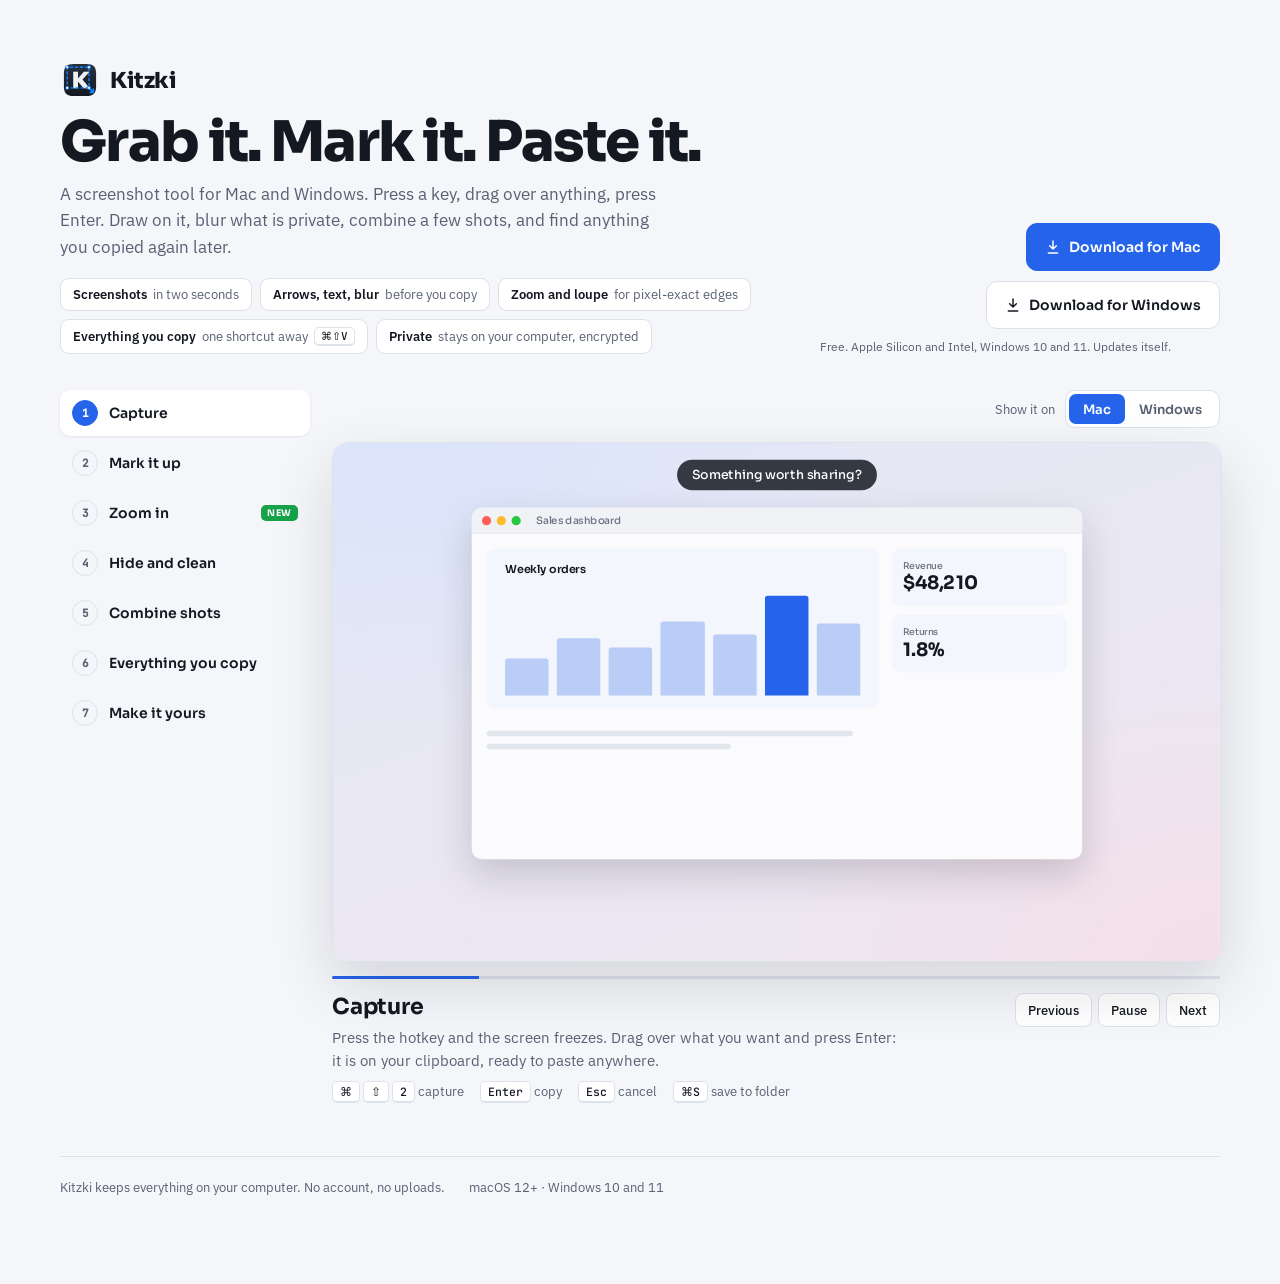
<file: docs/index.html>
<!doctype html>
<html lang="en">
  <head>
    <meta charset="UTF-8" />
    <meta name="viewport" content="width=device-width, initial-scale=1.0" />
    <title>Kitzki: grab it, mark it, paste it</title>
    <link rel="icon" href="./assets/icon-small-Ct1NZX-S.svg" type="image/svg+xml" />
    <meta name="description" content="Kitzki is a screenshot tool for Mac and Windows: capture, mark up, blur, combine shots, and find anything you copied again." />
    <script type="module" crossorigin src="./assets/index-iILhaP42.js"></script>
    <link rel="stylesheet" crossorigin href="./assets/index-BxZNplYc.css">
  </head>
  <body>


<div class="wrap">
  <div class="closebar app-only"><button type="button" id="close">Close</button></div>
  <section class="hero">
    <div>
      <div class="brand"><img src="./assets/icon-animated-jA5vyFjj.svg" width="40" height="40" alt="">Kitzki</div>
      <h1>Grab it. Mark it. Paste it.</h1>
      <p class="lede">A screenshot tool for Mac and Windows. Press a key, drag over anything, press Enter. Draw on it, blur what is private, combine a few shots, and find anything you copied again later.</p>
      <ul class="highlights">
        <li><b>Screenshots</b> in two seconds</li>
        <li><b>Arrows, text, blur</b> before you copy</li>
        <li><b>Zoom and loupe</b> for pixel-exact edges</li>
        <li><b>Everything you copy</b> one shortcut away <kbd id="hlKeys"></kbd></li>
        <li><b>Private</b> stays on your computer, encrypted</li>
      </ul>
    </div>
    <div class="dl web-only">
      <a class="primary" data-os="mac" href="https://github.com/xdarkpandax/kitzki-releases/releases/latest"><svg width="16" height="16" viewBox="0 0 24 24" fill="none" stroke="currentColor" stroke-width="2.2" stroke-linecap="round" stroke-linejoin="round" aria-hidden="true"><path d="M12 3v12M7 10l5 5 5-5M5 21h14"/></svg>Download for Mac</a>
      <a data-os="win" href="https://github.com/xdarkpandax/kitzki-releases/releases/latest"><svg width="16" height="16" viewBox="0 0 24 24" fill="none" stroke="currentColor" stroke-width="2.2" stroke-linecap="round" stroke-linejoin="round" aria-hidden="true"><path d="M12 3v12M7 10l5 5 5-5M5 21h14"/></svg>Download for Windows</a>
      <small>Free. Apple Silicon and Intel, Windows 10 and 11. Updates itself.</small>
    </div>
  </section>

  <div class="whatsnew" id="whatsnew" role="region" aria-label="What's new">
    <span class="badge">NEW</span>
    <p id="whatsnewText"><b>Zoom in for pixel-exact captures.</b> A loupe while you select, scroll to zoom, and a Magnify tool for the screenshot itself. Watch how below, then try it.</p>
    <button type="button" class="primary" id="tryIt">Try it now</button>
    <button type="button" id="gotIt">Got it</button>
  </div>

  <section class="tour" aria-label="Kitzki tour">
    <nav class="chapters" id="chapters" aria-label="Chapters"></nav>
    <div class="viewer">
      <div class="osbar"><span>Show it on</span><div class="seg" id="os" role="radiogroup" aria-label="Show shortcuts for"><button type="button" role="radio" data-os="mac">Mac</button><button type="button" role="radio" data-os="win">Windows</button></div></div>
      <div class="fit" id="fit" data-w="960" data-h="560"><div class="natural"><div class="stage" id="stage" role="img" aria-label="Animated demonstration"></div></div></div>
      <div class="progress" aria-hidden="true"><i id="prog"></i></div>
      <div class="about">
        <div><h2 id="title"></h2><p id="desc"></p></div>
        <div class="playbar"><button type="button" class="pbtn" id="prev">Previous</button><button type="button" class="pbtn" id="pause">Pause</button><button type="button" class="pbtn" id="next">Next</button></div>
        <div class="keys" id="keys"></div>
      </div>
    </div>
  </section>

  <footer class="foot"><span>Kitzki keeps everything on your computer. No account, no uploads.</span><span>macOS 12+ · Windows 10 and 11</span></footer>
</div>
  </body>
</html>
</file>
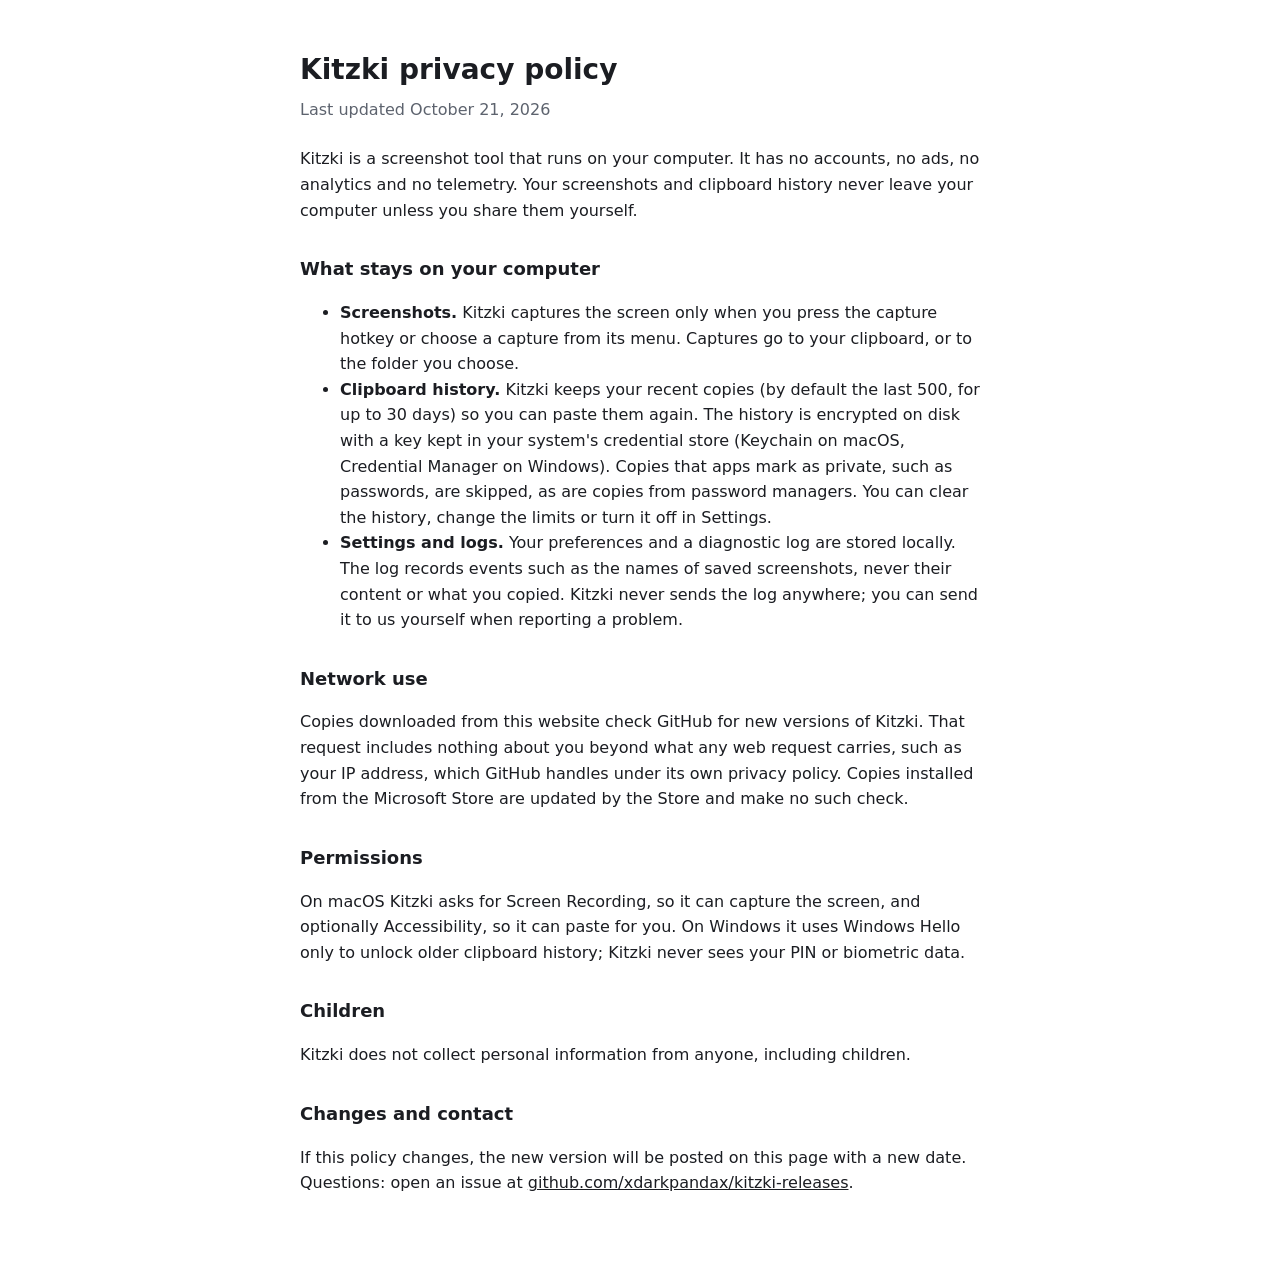
<file: docs/privacy.html>
<!doctype html>
<html lang="en">
<head>
<meta charset="utf-8">
<meta name="viewport" content="width=device-width, initial-scale=1">
<title>Kitzki Privacy</title>
<style>
  :root { --bg: #ffffff; --ink: #1b1d22; --muted: #5d636e; --line: #e3e5ea; }
  @media (prefers-color-scheme: dark) { :root { --bg: #15171b; --ink: #eceef2; --muted: #a2a8b3; --line: #2c3038; } }
  body { margin: 0; background: var(--bg); color: var(--ink); font: 16px/1.6 system-ui, -apple-system, "Segoe UI", sans-serif; }
  main { max-width: 680px; margin: 0 auto; padding: 48px 16px 64px; }
  h1 { font-size: 28px; margin: 0 0 4px; }
  h2 { font-size: 18px; margin: 32px 0 8px; }
  p, li { color: var(--ink); }
  .date { color: var(--muted); margin: 0 0 24px; }
  a { color: inherit; }
  hr { border: 0; border-top: 1px solid var(--line); margin: 32px 0; }
</style>
</head>
<body>
<main>
  <h1>Kitzki privacy policy</h1>
  <p class="date">Last updated October 21, 2026</p>

  <p>Kitzki is a screenshot tool that runs on your computer. It has no accounts, no ads, no analytics
  and no telemetry. Your screenshots and clipboard history never leave your computer unless you
  share them yourself.</p>

  <h2>What stays on your computer</h2>
  <ul>
    <li><strong>Screenshots.</strong> Kitzki captures the screen only when you press the capture hotkey
    or choose a capture from its menu. Captures go to your clipboard, or to the folder you choose.</li>
    <li><strong>Clipboard history.</strong> Kitzki keeps your recent copies (by default the last 500,
    for up to 30 days) so you can paste them again. The history is encrypted on disk with a key kept in your system's credential
    store (Keychain on macOS, Credential Manager on Windows). Copies that apps mark as private, such as
    passwords, are skipped, as are copies from password managers. You can clear the history, change
    the limits or turn it off in Settings.</li>
    <li><strong>Settings and logs.</strong> Your preferences and a diagnostic log are stored locally.
    The log records events such as the names of saved screenshots, never their content or what you
    copied. Kitzki never sends the log anywhere; you can send it to us
    yourself when reporting a problem.</li>
  </ul>

  <h2>Network use</h2>
  <p>Copies downloaded from this website check GitHub for new versions of Kitzki. That request
  includes nothing about you beyond what any web request carries, such as your IP address, which
  GitHub handles under its own privacy policy. Copies installed from the Microsoft Store are updated
  by the Store and make no such check.</p>

  <h2>Permissions</h2>
  <p>On macOS Kitzki asks for Screen Recording, so it can capture the screen, and optionally
  Accessibility, so it can paste for you. On Windows it uses Windows Hello only to unlock older
  clipboard history; Kitzki never sees your PIN or biometric data.</p>

  <h2>Children</h2>
  <p>Kitzki does not collect personal information from anyone, including children.</p>

  <h2>Changes and contact</h2>
  <p>If this policy changes, the new version will be posted on this page with a new date. Questions:
  open an issue at <a href="https://github.com/xdarkpandax/kitzki-releases/issues">github.com/xdarkpandax/kitzki-releases</a>.</p>
</main>
</body>
</html>
</file>
<file: docs/assets/index-BxZNplYc.css>
@font-face{font-family:Sora;font-style:normal;font-display:swap;font-weight:500;src:url(./sora-latin-500-normal-01eiPEn0.woff2)format("woff2"),url(./sora-latin-500-normal-w58xtEt9.woff)format("woff")}@font-face{font-family:Sora;font-style:normal;font-display:swap;font-weight:600;src:url(./sora-latin-600-normal-Cdg4DaK0.woff2)format("woff2"),url(./sora-latin-600-normal-1_7fyUAY.woff)format("woff")}@font-face{font-family:Sora;font-style:normal;font-display:swap;font-weight:700;src:url(./sora-latin-700-normal-9waGdLWo.woff2)format("woff2"),url(./sora-latin-700-normal-BKPfQAnC.woff)format("woff")}@font-face{font-family:Sora;font-style:normal;font-display:swap;font-weight:800;src:url(./sora-latin-800-normal-2tKLL3qT.woff2)format("woff2"),url(./sora-latin-800-normal-c3Huklug.woff)format("woff")}@font-face{font-family:IBM Plex Sans;font-style:normal;font-display:swap;font-weight:400;src:url(./ibm-plex-sans-latin-400-normal-CDDApCn2.woff2)format("woff2"),url(./ibm-plex-sans-latin-400-normal-CYLoc0-x.woff)format("woff")}@font-face{font-family:IBM Plex Sans;font-style:normal;font-display:swap;font-weight:500;src:url(./ibm-plex-sans-latin-500-normal-6ng42L7E.woff2)format("woff2"),url(./ibm-plex-sans-latin-500-normal-BgVn5rGT.woff)format("woff")}@font-face{font-family:IBM Plex Sans;font-style:normal;font-display:swap;font-weight:600;src:url(./ibm-plex-sans-latin-600-normal-CuJfVYMP.woff2)format("woff2"),url(./ibm-plex-sans-latin-600-normal-Cu4Hd6ag.woff)format("woff")}@font-face{font-family:JetBrains Mono;font-style:normal;font-display:swap;font-weight:500;src:url(./jetbrains-mono-latin-500-normal-BWZEU5yA.woff2)format("woff2"),url(./jetbrains-mono-latin-500-normal-CJOVTJB7.woff)format("woff")}:root{--bg:#f5f6f9;--ink:#141821;--muted:#586173;--line:#dde1e8;--card:#fff;--acc:#2563eb;--acc-ink:#fff;font-family:IBM Plex Sans,system-ui,sans-serif}@media (prefers-color-scheme:dark){:root:not([data-theme=light]){--bg:#111317;--ink:#eef0f4;--muted:#9aa3b2;--line:#2a2f38;--card:#1a1d23;--acc:#4c8dff;--acc-ink:#0b1020;--lightningcss-light: ;--lightningcss-dark:initial;color-scheme:dark}}:root[data-theme=dark]{--bg:#111317;--ink:#eef0f4;--muted:#9aa3b2;--line:#2a2f38;--card:#1a1d23;--acc:#4c8dff;--acc-ink:#0b1020;--lightningcss-light: ;--lightningcss-dark:initial;color-scheme:dark}body{background:var(--bg);color:var(--ink);padding:0 20px 80px}.wrap{max-width:1160px;margin:0 auto}.hero{grid-template-columns:minmax(0,1fr) minmax(0,400px);align-items:end;gap:24px;padding:56px 0 36px;display:grid}@media (width<=760px){.hero{grid-template-columns:1fr}}.brand{letter-spacing:-.02em;align-items:center;gap:10px;font:800 22px Sora,sans-serif;display:flex}.brand img{width:40px;height:40px;margin:-4px 0}h1{letter-spacing:-.03em;text-wrap:balance;margin:18px 0 10px;font:800 clamp(34px,5vw,56px)/1.02 Sora,sans-serif}.lede{max-width:60ch;color:var(--muted);margin:0;font-size:17px;line-height:1.55}.highlights{flex-wrap:wrap;gap:8px;margin:18px 0 0;padding:0;list-style:none;display:flex}.highlights li{background:var(--card);border:1px solid var(--line);color:var(--muted);border-radius:9px;align-items:center;gap:6px;padding:7px 12px;font-size:13px;display:flex}.highlights b{color:var(--ink);font-weight:600}.highlights kbd{border:1px solid var(--line);color:var(--ink);border-bottom-width:2px;border-radius:5px;padding:1px 6px;font:500 11px JetBrains Mono,monospace}.dl{flex-wrap:wrap;justify-content:flex-end;gap:10px;display:flex}@media (width<=760px){.dl{justify-content:flex-start}}.dl a{border:1px solid var(--line);height:46px;color:var(--ink);background:var(--card);border-radius:11px;align-items:center;gap:8px;padding:0 18px;font:600 14px Sora,sans-serif;text-decoration:none;display:flex}.dl a.primary{background:var(--acc);border-color:var(--acc);color:var(--acc-ink)}.dl a:focus-visible,.chap:focus-visible,.pbtn:focus-visible{outline:3px solid var(--acc);outline-offset:2px}.dl small{width:100%;color:var(--muted);font-size:12px;display:block}.tour{grid-template-columns:250px minmax(0,1fr);align-items:start;gap:22px;display:grid}@media (width<=860px){.tour{grid-template-columns:1fr}}.chapters{flex-direction:column;gap:4px;display:flex;position:sticky;top:16px}@media (width<=860px){.chapters{flex-direction:row;padding-bottom:4px;position:static;overflow-x:auto}}.chap{color:var(--ink);text-align:left;cursor:pointer;background:0 0;border:0;border-radius:10px;flex-shrink:0;align-items:center;gap:11px;padding:10px 12px;font:600 14px Sora,sans-serif;display:flex}.chap .n{border:1px solid var(--line);width:24px;height:24px;color:var(--muted);border-radius:50%;flex-shrink:0;justify-content:center;align-items:center;font:600 11px JetBrains Mono,monospace;display:flex}.chap[aria-current=true]{background:var(--card);box-shadow:0 1px 3px #00000014}.chap[aria-current=true] .n{background:var(--acc);border-color:var(--acc);color:var(--acc-ink)}.chap .new{letter-spacing:.06em;color:#fff;background:#16a34a;border-radius:5px;margin-left:auto;padding:2px 6px;font:700 9px Sora,sans-serif}.viewer{flex-direction:column;gap:14px;min-width:0;display:flex}.osbar{color:var(--muted);justify-content:flex-end;align-items:center;gap:10px;font-size:13px;display:flex}.seg{background:var(--card);border:1px solid var(--line);border-radius:10px;padding:3px;display:inline-flex}.seg button{height:30px;color:var(--muted);cursor:pointer;background:0 0;border:0;border-radius:7px;padding:0 14px;font:600 13px Sora,sans-serif}.seg button[aria-checked=true]{background:var(--acc);color:var(--acc-ink)}.seg button:focus-visible{outline:3px solid var(--acc);outline-offset:2px}.stage.win-os .win .tb i{display:none}.stage.win-os .win .tb:after{content:"– ▢ ✕";color:#6b7280;letter-spacing:1px;margin-left:auto;font-size:11px}.fit{border:1px solid var(--line);border-radius:16px;width:100%;position:relative;overflow:hidden;box-shadow:0 24px 60px #14182124}.natural{transform-origin:0 0;position:absolute;top:0;left:0}.natural *{box-sizing:border-box}.about{grid-template-columns:minmax(0,1fr) auto;align-items:start;gap:10px 20px;display:grid}.about h2{letter-spacing:-.01em;margin:0;font:700 22px Sora,sans-serif}.about p{color:var(--muted);max-width:64ch;margin:6px 0 0;font-size:15px;line-height:1.55}.about .keys{color:var(--muted);flex-wrap:wrap;grid-column:1/-1;gap:8px 16px;font-size:13px;display:flex}.about kbd{border:1px solid var(--line);background:var(--card);color:var(--ink);border-bottom-width:2px;border-radius:5px;padding:2px 7px;font:500 11.5px JetBrains Mono,monospace}.playbar{gap:6px;display:flex}.pbtn{border:1px solid var(--line);background:var(--card);height:34px;color:var(--ink);cursor:pointer;border-radius:8px;padding:0 12px;font:500 13px IBM Plex Sans,sans-serif}.progress{background:var(--line);border-radius:2px;height:3px;overflow:hidden}.progress i{background:var(--acc);width:0;height:100%;display:block}.foot{border-top:1px solid var(--line);color:var(--muted);flex-wrap:wrap;gap:8px 24px;margin-top:56px;padding-top:22px;font-size:13px;display:flex}.stage{color:#141821;background:radial-gradient(900px 500px at 8% 0,#dbe4fb,#0000 60%),radial-gradient(800px 500px at 100% 100%,#f4dfe9,#0000 60%),linear-gradient(160deg,#e3e8f7,#efe6ef);width:960px;height:560px;font-family:Sora,sans-serif;position:relative;overflow:hidden}.cap{color:#fff;white-space:nowrap;opacity:0;z-index:60;background:#141821d6;border-radius:18px;align-items:center;gap:7px;padding:8px 16px;font:500 13.5px Sora,sans-serif;transition:opacity .3s,transform .3s;display:flex;position:absolute;top:18px;left:50%;transform:translate(-50%,-6px)}.cap.on{opacity:1;transform:translate(-50%)}.cap kbd{background:#ffffff29;border:1px solid #ffffff40;border-radius:5px;padding:2px 7px;font:600 11.5px Sora,sans-serif}.el{transition:opacity .35s,transform .45s cubic-bezier(.2,.9,.2,1),left .6s cubic-bezier(.3,.1,.2,1),top .6s cubic-bezier(.3,.1,.2,1),width .6s cubic-bezier(.3,.1,.2,1),height .6s cubic-bezier(.3,.1,.2,1),background .4s,filter .4s;position:absolute}.hidden{opacity:0;pointer-events:none}.win{background:#fbfbfd;border-radius:11px;overflow:hidden;box-shadow:0 16px 40px #1418212e}.win .tb{color:#6b7280;background:#f1f2f6;border-bottom:1px solid #e4e6ec;align-items:center;gap:6px;height:28px;padding:0 11px;font:500 11px Sora,sans-serif;display:flex}.win .tb i{border-radius:50%;width:10px;height:10px}.dim{background:#12161f6b;inset:0}.sel{border:1.5px solid #fff;box-shadow:0 0 0 9999px #12161f6b}.sel .rd{color:#fff;white-space:nowrap;background:#000000bf;border-radius:4px;margin-bottom:5px;padding:2px 6px;font:500 10.5px JetBrains Mono,monospace;position:absolute;bottom:100%;left:-1px}.tools{background:#1f1f1f;border-radius:8px;gap:2px;padding:4px;display:flex;box-shadow:0 6px 18px #00000059}.tools b{color:#e8e8e8;border-radius:5px;justify-content:center;align-items:center;width:26px;height:26px;display:flex}.tools b.on{color:#fff;background:#0a84ff}.tools b.add{color:#fff;background:#0a84ff;gap:4px;width:auto;padding:0 8px;font:600 10.5px Sora,sans-serif}.tools .sp{background:#3a3a3a;width:1px;margin:4px 3px}.keycaps{gap:12px;display:flex}.keycaps span{color:#1f2937;background:#fbfbfd;border:1px solid #d9dde6;border-bottom-width:4px;border-radius:13px;justify-content:center;align-items:center;min-width:62px;height:62px;padding:0 14px;font:600 21px Sora,sans-serif;transition:transform .12s,border-bottom-width .12s;display:flex;box-shadow:0 10px 24px #14182124}.keycaps.down span{border-bottom-width:1px;transform:translateY(3px)}.toast{color:#fff;white-space:nowrap;background:#141821;border-radius:9px;padding:8px 14px;font:500 12px Sora,sans-serif}.cursor{z-index:70;filter:drop-shadow(0 2px 3px #0000004d);width:22px;height:22px;transition:opacity .2s,left .7s cubic-bezier(.3,.1,.2,1),top .7s cubic-bezier(.3,.1,.2,1)}.ripple{opacity:0;z-index:69;border:2px solid #2563eb;border-radius:50%;width:36px;height:36px;margin:-18px 0 0 -18px}.ripple.go{animation:.5s ease-out ripple}@keyframes ripple{0%{opacity:.8;transform:scale(.3)}to{opacity:0;transform:scale(1.6)}}.bar{color:#4a5261;white-space:nowrap;background:#fffffff7;border-radius:10px;align-items:center;gap:6px;padding:5px 5px 5px 11px;font:500 11px Sora,sans-serif;display:flex;box-shadow:0 8px 22px #00000038}.bar u{color:#141821;background:#fff;border:1px solid #c9cfd9;border-radius:7px;align-items:center;gap:5px;height:26px;padding:0 9px;font-weight:600;text-decoration:none;display:flex}.bar kbd{background:#f1f3f7;border:1px solid #c9cfd9;border-radius:3px;padding:1px 4px;font:500 9.5px JetBrains Mono,monospace}.draw{stroke-dasharray:400;stroke-dashoffset:400px;transition:stroke-dashoffset .8s ease-out}.draw.on{stroke-dashoffset:0}.checker{background:repeating-conic-gradient(#e7e9ee 0 25%,#f7f8fa 0 50%) 0 0/14px 14px}.chart{align-items:flex-end;gap:9px;height:120px;padding:0 20px;display:flex}.chart i{background:#b9cdf7;border-radius:3px 3px 0 0;flex:1}.chart i.hi{background:#2563eb}.line{background:#e1e5ec;border-radius:3px;height:6px;margin:8px 16px}.mon{background:#2b2d33;border-radius:10px;padding:8px}.mon .scr{background:linear-gradient(160deg,#c9d8ee,#e9e2d6);border-radius:2px;width:100%;height:100%;position:relative;overflow:hidden}.frame{opacity:0;border:2px dashed #2563eb;transition:opacity .2s;position:absolute;inset:0}.frame.on{opacity:1}.label{color:#fff;white-space:nowrap;background:#2563eb;border-radius:3px;padding:3px 7px;font:700 10px JetBrains Mono,monospace}.panel{background:#f6f7faf5;border:1px solid #1418211a;border-radius:14px;gap:10px;padding:14px;display:flex;overflow:hidden;box-shadow:0 -6px 26px #14182124}.clip{background:#fff;border:1px solid #dde1e8;border-radius:10px;flex-direction:column;flex-shrink:0;width:150px;height:130px;transition:transform .15s,box-shadow .15s,border-color .15s;display:flex;overflow:hidden}.clip.hot{border-color:#2563eb;transform:translateY(-3px);box-shadow:0 0 0 2px #2563eb}.clip .h{color:#fff;align-items:center;height:24px;padding:0 8px;font:600 9.5px Sora,sans-serif;display:flex}.clip .h em{opacity:.85;margin-left:auto;font-style:normal;font-weight:500}.clip .c{color:#141821;flex:1;padding:8px 9px;font:500 10.5px/1.45 Sora,sans-serif;overflow:hidden}.copied{color:#fff;white-space:nowrap;background:#141821;border-radius:7px;padding:4px 9px;font:600 11px Sora,sans-serif}.hl{background:#2563eb38;border-radius:3px;transition:background .3s}.fly{transition:left .7s cubic-bezier(.4,.1,.2,1),top .7s cubic-bezier(.4,.1,.2,1),transform .7s,opacity .4s}.stack{color:#141821;background:#fff;border-radius:12px;align-items:center;gap:10px;padding:10px 14px;font:500 12px Sora,sans-serif;display:flex;box-shadow:0 12px 30px #14182129}.stack b{color:#2563eb;text-align:center;min-width:18px;font:700 18px Sora,sans-serif}.setwin{color:#141821;background:#fff;border-radius:12px;flex-direction:column;gap:12px;padding:18px 20px;font:500 12.5px -apple-system,Segoe UI,sans-serif;display:flex;box-shadow:0 16px 40px #14182129}.setwin h4{letter-spacing:.07em;text-transform:uppercase;color:#6b7280;margin:0;font-size:10px}.setwin .r{grid-template-columns:150px 1fr;align-items:center;gap:10px;display:grid}.setwin .hk{text-align:center;border:1px solid #d7dbe3;border-radius:7px;justify-self:start;min-width:120px;padding:5px 12px;font-weight:600;transition:border-color .2s,color .2s}.setwin .hk.rec{color:#2563eb;border-color:#2563eb}.setwin .tg{background:#d1d5db;border-radius:10px;justify-self:start;width:34px;height:20px;transition:background .25s;position:relative}.setwin .tg:after{content:"";background:#fff;border-radius:50%;width:16px;height:16px;transition:left .25s;position:absolute;top:2px;left:2px}.setwin .tg.on{background:#2563eb}.setwin .tg.on:after{left:16px}@media (prefers-reduced-motion:reduce){.el,.cap,.draw,.cursor{transition:none}.ripple.go{animation:none}}.app-only{display:none}.in-app .app-only{display:flex}.in-app .web-only{display:none}.in-app .hero{padding-top:28px}.whatsnew{background:var(--card);border:1px solid var(--line);border-radius:12px;flex-wrap:wrap;align-items:center;gap:14px;margin-top:22px;padding:14px 16px;display:none;box-shadow:0 1px 3px #0000000f}.whatsnew.on{display:flex}.whatsnew .badge{letter-spacing:.06em;color:#fff;background:#16a34a;border-radius:5px;padding:3px 7px;font:700 10px Sora,sans-serif}.whatsnew p{min-width:240px;color:var(--muted);flex:1;margin:0;font-size:14px;line-height:1.5}.whatsnew p b{color:var(--ink)}.whatsnew button{border:1px solid var(--line);background:var(--card);height:36px;color:var(--ink);cursor:pointer;border-radius:9px;padding:0 14px;font:600 13px Sora,sans-serif}.whatsnew button.primary{background:var(--acc);border-color:var(--acc);color:var(--acc-ink)}.whatsnew button:focus-visible{outline:3px solid var(--acc);outline-offset:2px}.closebar{justify-content:flex-end}.closebar button{border:1px solid var(--line);background:var(--card);height:36px;color:var(--ink);cursor:pointer;border-radius:9px;padding:0 16px;font:600 13px Sora,sans-serif}
</file>
